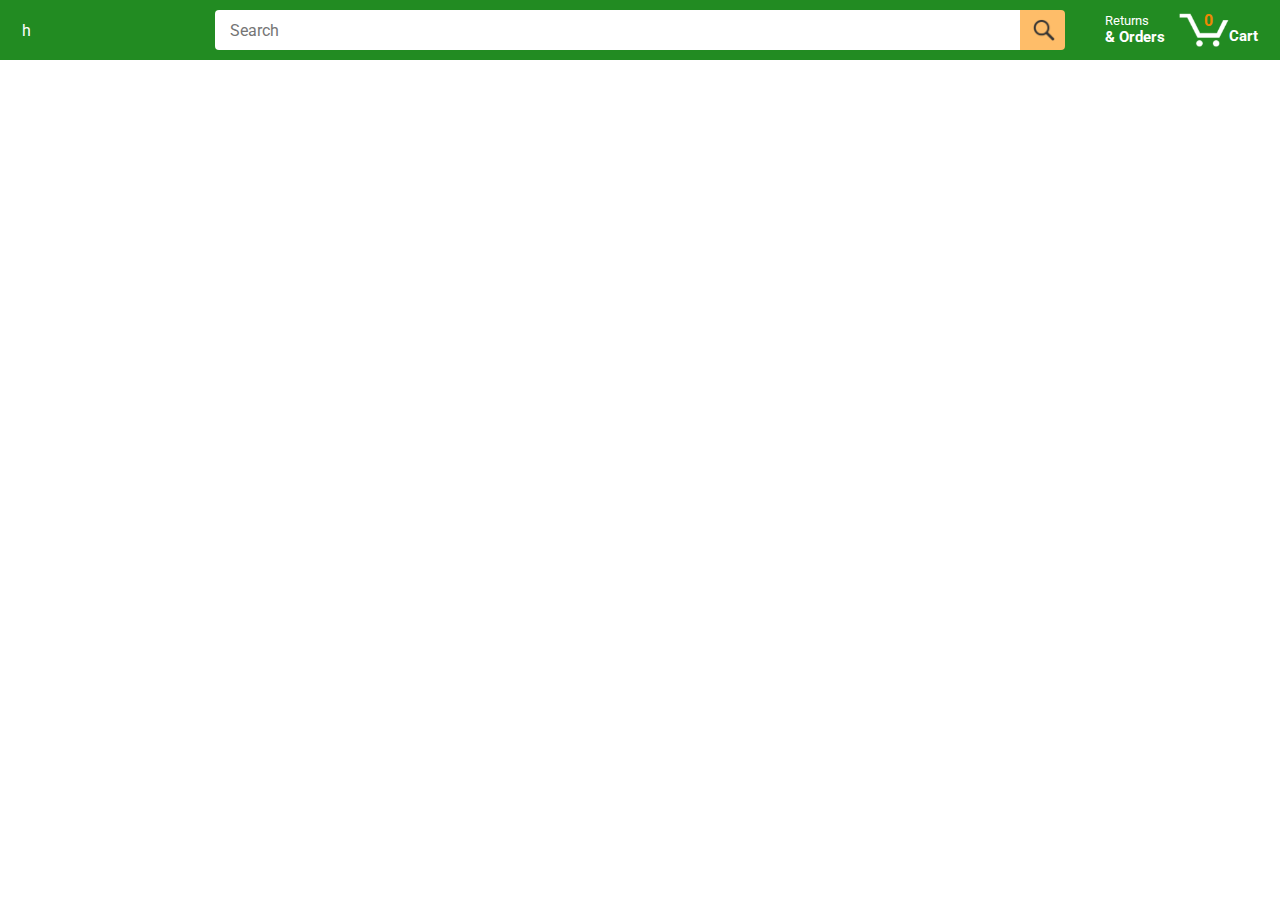
<file: amazon.html>
<!DOCTYPE html>
<html>
  <head>
    <title>Amazon Project</title>
    <meta charset="utf-8">
    <!-- This code is needed for responsive design to work.
      (Responsive design = make the website look good on
      smaller screen sizes like a phone or a tablet). -->
    <meta name="viewport" content="width=device-width, initial-scale=1">

    <!-- Load a font called Roboto from Google Fonts. -->
    <link rel="preconnect" href="https://fonts.googleapis.com">
    <link rel="preconnect" href="https://fonts.gstatic.com" crossorigin>
    <link href="https://fonts.googleapis.com/css2?family=Roboto:wght@400;500;700&display=swap" rel="stylesheet">

    <!-- Here are the CSS files for this page. -->
    <link rel="stylesheet" href="styles/shared/general.css">
    <link rel="stylesheet" href="styles/shared/amazon-header.css">
    <link rel="stylesheet" href="styles/pages/amazon.css">
  </head>
  <body>
    <div class="amazon-header">
      <div class="amazon-header-left-section">
        <a href="amazon.html" class="header-link">h
          <img class="amazon-logo"
            src="images/amazon-logo-white.png">
          <img class="amazon-mobile-logo"
            src="images/amazon-mobile-logo-white.png">
        </a>
      </div>

      <div class="amazon-header-middle-section">
        <input class="search-bar" type="text" placeholder="Search">

        <button class="search-button" >
          <img class="search-icon" src="images/icons/search-icon.png">
        </button>
      </div>

      <div class="amazon-header-right-section">
        <a class="orders-link header-link" href="orders.html">
          <span class="returns-text">Returns</span>
          <span class="orders-text">& Orders</span>
        </a>

        <a class="cart-link header-link" href="checkout.html">
          <img class="cart-icon" src="images/icons/cart-icon.png" alt="">
          <div class="cart-quantity  js-cart-quantity">0</div>
          <div class="cart-text">Cart</div>
        </a>
      </div>
    </div>
    
    <div class="main">
    <div class="products-grid  js-products-grid"></div>
    </div>
    <script src="data/cart.js"></script>
     <script src="data/products.js"></script>
    <script src="scripts/amazon.js"></script>
  </body>
</html>
</file>
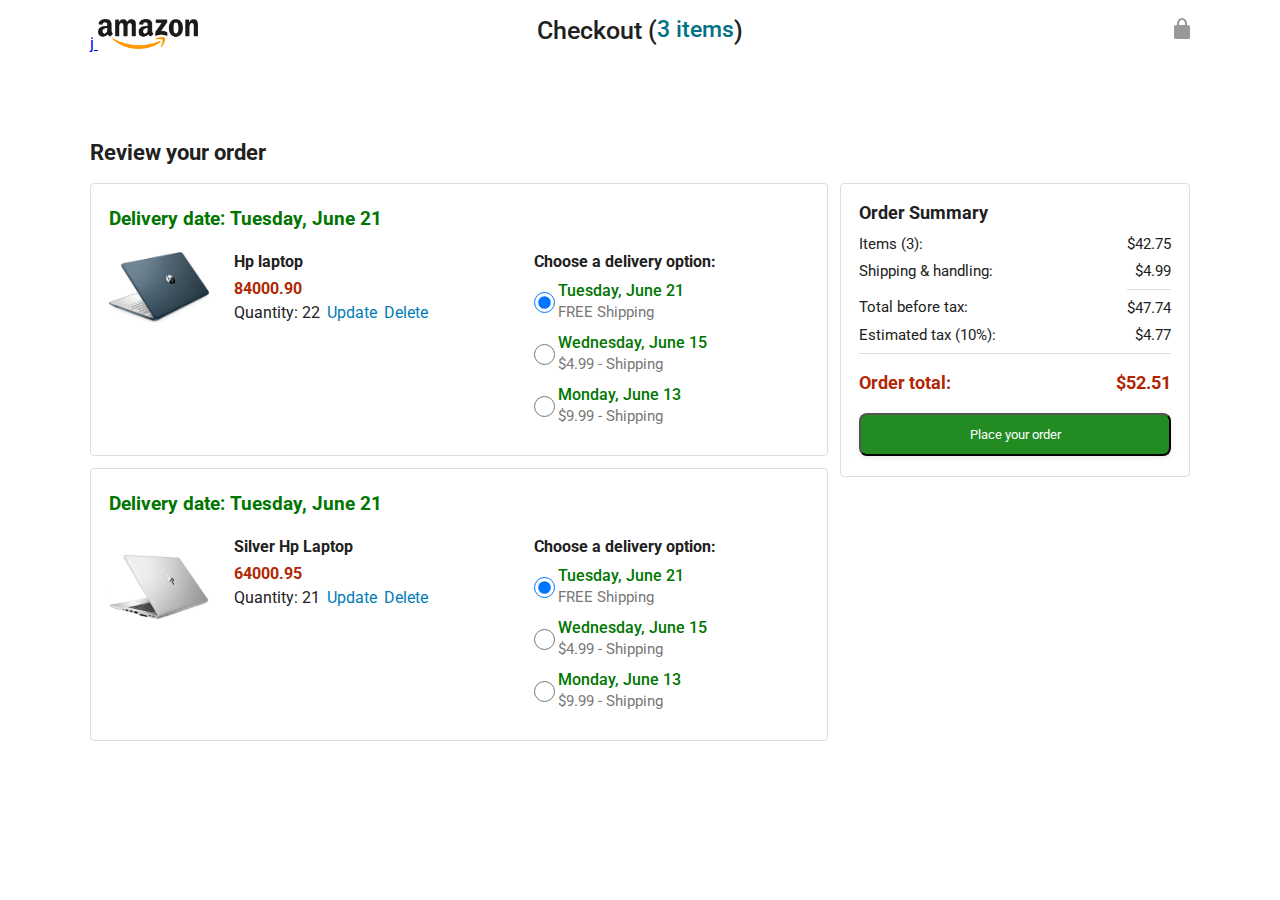
<file: checkout.html>
<!DOCTYPE html>
<html>
  <head>
    <meta charset="utf-8">
    <title>Checkout</title>

    <!-- This code is needed for responsive design to work.
      (Responsive design = make the website look good on
      smaller screen sizes like a phone or a tablet). -->
    <meta name="viewport" content="width=device-width, initial-scale=1">

    <!-- Load a font called Roboto from Google Fonts. -->
    <link rel="preconnect" href="https://fonts.googleapis.com">
    <link rel="preconnect" href="https://fonts.gstatic.com" crossorigin="">
    <link href="https://fonts.googleapis.com/css2?family=Roboto:wght@400;500;700&amp;display=swap" rel="stylesheet">

    <!-- Here are the CSS files for this page. -->
    <link rel="stylesheet" href="styles/shared/general.css">
    <link rel="stylesheet" href="styles/pages/checkout/checkout-header.css">
    <link rel="stylesheet" href="styles/pages/checkout/checkout.css">
  </head>
  <body>
    <div class="checkout-header">
      <div class="header-content">
        <div class="checkout-header-left-section">
          <a href="amazon.html">j
            <img class="amazon-logo" src="images/amazon-logo.png" alt="">
            <img class="amazon-mobile-logo" src="images/amazon-mobile-logo.png" alt="">
          </a>
        </div>

        <div class="checkout-header-middle-section">
          Checkout (<a class="return-to-home-link"
            href="amazon.html">3 items</a>)
        </div>

        <div class="checkout-header-right-section">
          <img src="images/icons/checkout-lock-icon.png" alt="">
        </div>
      </div>
    </div>

    <div class="main">
      <div class="page-title">Review your order</div>

      <div class="checkout-grid">
        <div class="order-summary">
         
        </div>

        <div class="payment-summary">
          <div class="payment-summary-title">
            Order Summary
          </div>

          <div class="payment-summary-row">
            <div>Items (3):</div>
            <div class="payment-summary-money">$42.75</div>
          </div>

          <div class="payment-summary-row">
            <div>Shipping &amp; handling:</div>
            <div class="payment-summary-money">$4.99</div>
          </div>

          <div class="payment-summary-row subtotal-row">
            <div>Total before tax:</div>
            <div class="payment-summary-money">$47.74</div>
          </div>

          <div class="payment-summary-row">
            <div>Estimated tax (10%):</div>
            <div class="payment-summary-money">$4.77</div>
          </div>

          <div class="payment-summary-row total-row">
            <div>Order total:</div>
            <div class="payment-summary-money">$52.51</div>
          </div>

          <button class="place-order-button button-primary">
            Place your order
          </button>
        </div>
      </div>
    </div>

    <script type="module" src="scripts/checkout.js"></script>
  </body>
</html>
</file>
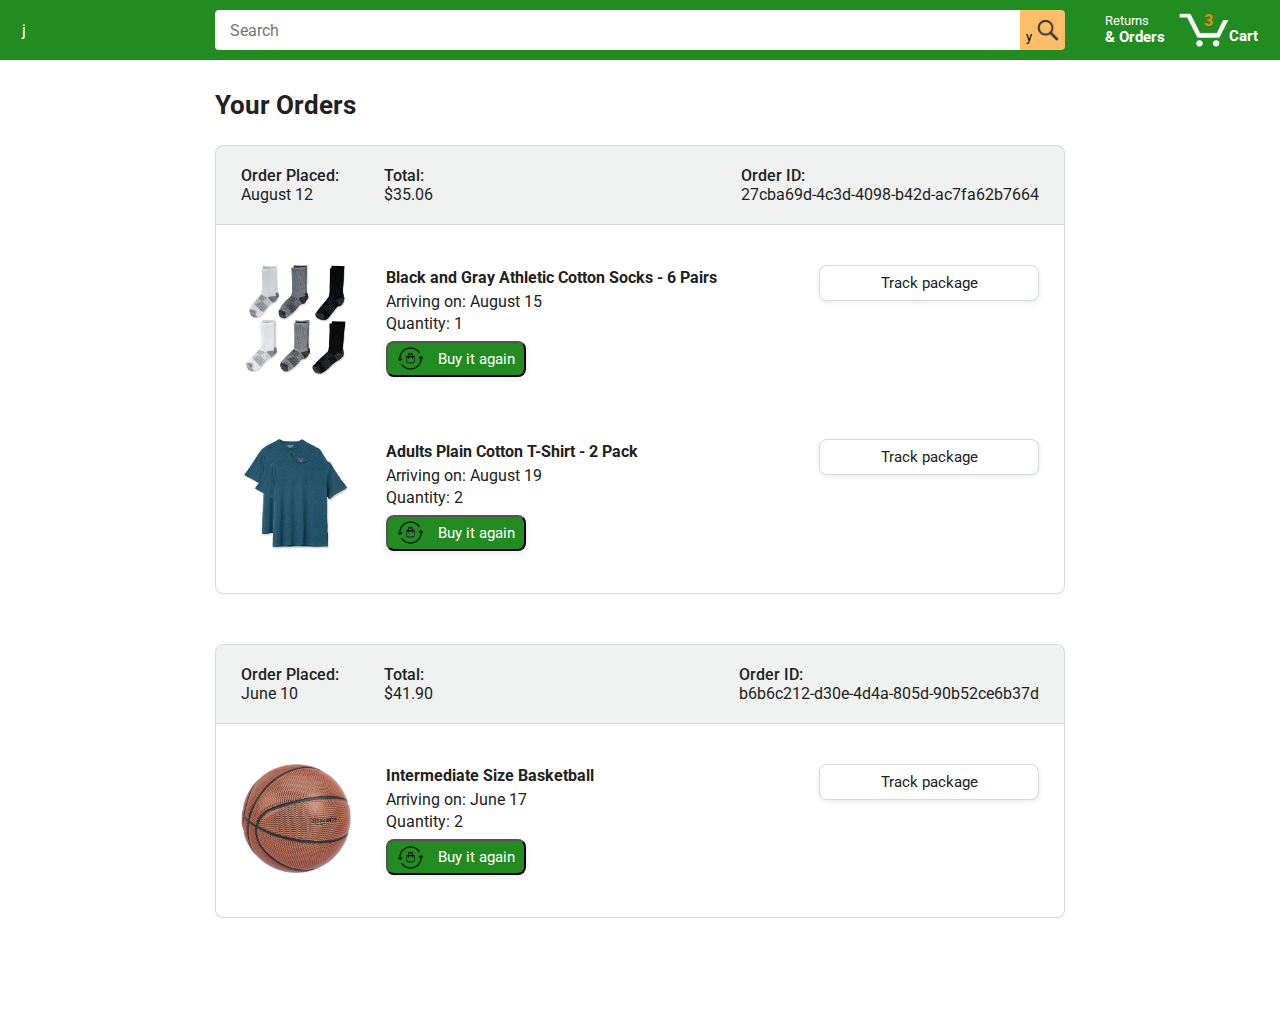
<file: orders.html>
<!DOCTYPE html>
<html>
  <head>
    <title>Orders</title>
    <meta charset="UTF-8">
    <!-- This code is needed for responsive design to work.
      (Responsive design = make the website look good on
      smaller screen sizes like a phone or a tablet). -->
    <meta name="viewport" content="width=device-width, initial-scale=1">

    <!-- Load a font called Roboto from Google Fonts. -->
    <link rel="preconnect" href="https://fonts.googleapis.com">
    <link rel="preconnect" href="https://fonts.gstatic.com" crossorigin>
    <link href="https://fonts.googleapis.com/css2?family=Roboto:wght@400;500;700&display=swap" rel="stylesheet">

    <!-- Here are the CSS files for this page. -->
    <link rel="stylesheet" href="styles/shared/general.css">
    <link rel="stylesheet" href="styles/shared/amazon-header.css">
    <link rel="stylesheet" href="styles/pages/orders.css">
  </head>
  <body>
    <div class="amazon-header">
      <div class="amazon-header-left-section">
        <a href="amazon.html" class="header-link" >j
          <img class="amazon-logo"
            src="images/amazon-logo-white.png" alt="">
          <img class="amazon-mobile-logo"
            src="images/amazon-mobile-logo-white.png" alt="">
        </a>
      </div>

      <div class="amazon-header-middle-section">
        <input class="search-bar" type="text" placeholder="Search">

        <button class="search-button">y
          <img class="search-icon" src="images/icons/search-icon.png" alt="">
        </button>
      </div>

      <div class="amazon-header-right-section">
        <a class="orders-link header-link" href="orders.html">
          <span class="returns-text">Returns</span>
          <span class="orders-text">& Orders</span>
        </a>

        <a class="cart-link header-link" href="checkout.html">
          <img class="cart-icon" src="images/icons/cart-icon.png" alt="">
          <div class="cart-quantity">3</div>
          <div class="cart-text">Cart</div>
        </a>
      </div>
    </div>

    <div class="main">
      <div class="page-title">Your Orders</div>

      <div class="orders-grid">
        <div class="order-container">
          
          <div class="order-header">
            <div class="order-header-left-section">
              <div class="order-date">
                <div class="order-header-label">Order Placed:</div>
                <div>August 12</div>
              </div>
              <div class="order-total">
                <div class="order-header-label">Total:</div>
                <div>$35.06</div>
              </div>
            </div>

            <div class="order-header-right-section">
              <div class="order-header-label">Order ID:</div>
              <div>27cba69d-4c3d-4098-b42d-ac7fa62b7664</div>
            </div>
          </div>

          <div class="order-details-grid">
            <div class="product-image-container">
              <img src="images/products/athletic-cotton-socks-6-pairs.jpg" alt="">
            </div>

            <div class="product-details">
              <div class="product-name">
                Black and Gray Athletic Cotton Socks - 6 Pairs
              </div>
              <div class="product-delivery-date">
                Arriving on: August 15
              </div>
              <div class="product-quantity">
                Quantity: 1
              </div>
              <button class="buy-again-button button-primary">
                <img class="buy-again-icon" src="images/icons/buy-again.png" alt="">
                <span class="buy-again-message">Buy it again</span>
              </button>
            </div>

            <div class="product-actions">
              <a href="tracking.html">
                <button class="track-package-button button-secondary">
                  Track package
                </button>
              </a>
            </div>

            <div class="product-image-container">
              <img src="images/products/adults-plain-cotton-tshirt-2-pack-teal.jpg" alt="">
            </div>

            <div class="product-details">
              <div class="product-name">
                Adults Plain Cotton T-Shirt - 2 Pack
              </div>
              <div class="product-delivery-date">
                Arriving on: August 19
              </div>
              <div class="product-quantity">
                Quantity: 2
              </div>
              <button class="buy-again-button button-primary">
                <img class="buy-again-icon" src="images/icons/buy-again.png" alt="">
                <span class="buy-again-message">Buy it again</span>
              </button>
            </div>

            <div class="product-actions">
              <a href="tracking.html">
                <button class="track-package-button button-secondary">
                  Track package
                </button>
              </a>
            </div>
          </div>
        </div>

        <div class="order-container">

          <div class="order-header">
            <div class="order-header-left-section">
              <div class="order-date">
                <div class="order-header-label">Order Placed:</div>
                <div>June 10</div>
              </div>
              <div class="order-total">
                <div class="order-header-label">Total:</div>
                <div>$41.90</div>
              </div>
            </div>

            <div class="order-header-right-section">
              <div class="order-header-label">Order ID:</div>
              <div>b6b6c212-d30e-4d4a-805d-90b52ce6b37d</div>
            </div>
          </div>

          <div class="order-details-grid">
            <div class="product-image-container">
              <img src="images/products/intermediate-composite-basketball.jpg" alt="">
            </div>

            <div class="product-details">
              <div class="product-name">
                Intermediate Size Basketball
              </div>
              <div class="product-delivery-date">
                Arriving on: June 17
              </div>
              <div class="product-quantity">
                Quantity: 2
              </div>
              <button class="buy-again-button button-primary">
                <img class="buy-again-icon" src="images/icons/buy-again.png" alt="">
                <span class="buy-again-message">Buy it again</span>
              </button>
            </div>

            <div class="product-actions">
              <a href="tracking.html">
                <button class="track-package-button button-secondary">
                  Track package
                </button>
              </a>
            </div>
          </div>
        </div>
      </div>
    </div>
  </body>
</html>
</file>
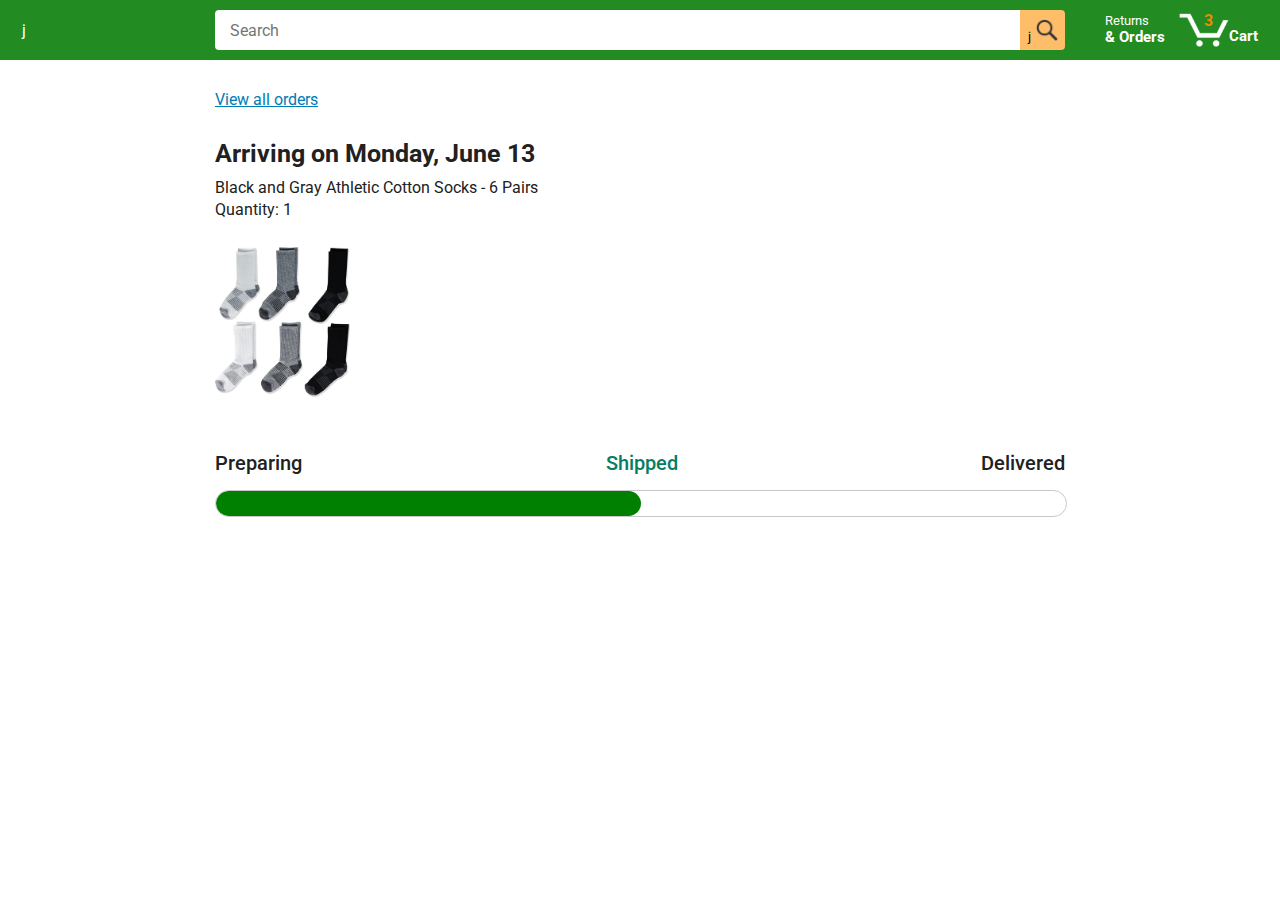
<file: tracking.html>
<!DOCTYPE html>
<html>
  <head>
    <title>Tracking</title>
    <meta charset="UTF-8">
    <!-- This code is needed for responsive design to work.
      (Responsive design = make the website look good on
      smaller screen sizes like a phone or a tablet). -->
    <meta name="viewport" content="width=device-width, initial-scale=1">

    <!-- Load a font called Roboto from Google Fonts. -->
    <link rel="preconnect" href="https://fonts.googleapis.com">
    <link rel="preconnect" href="https://fonts.gstatic.com" crossorigin>
    <link href="https://fonts.googleapis.com/css2?family=Roboto:wght@400;500;700&display=swap" rel="stylesheet">

    <!-- Here are the CSS files for this page. -->
    <link rel="stylesheet" href="styles/shared/general.css">
    <link rel="stylesheet" href="styles/shared/amazon-header.css">
    <link rel="stylesheet" href="styles/pages/tracking.css">
  </head>
  <body>
    <div class="amazon-header">
      <div class="amazon-header-left-section">
        <a href="amazon.html" class="header-link">j
          <img class="amazon-logo"
            src="images/amazon-logo-white.png" alt="">
          <img class="amazon-mobile-logo"
            src="images/amazon-mobile-logo-white.png" alt="">
        </a>
      </div>

      <div class="amazon-header-middle-section">
        <input class="search-bar" type="text" placeholder="Search">

        <button class="search-button">j
          <img class="search-icon" src="images/icons/search-icon.png" alt="">
        </button>
      </div>

      <div class="amazon-header-right-section">
        <a class="orders-link header-link" href="orders.html">
          <span class="returns-text">Returns</span>
          <span class="orders-text">& Orders</span>
        </a>

        <a class="cart-link header-link" href="checkout.html">
          <img class="cart-icon" src="images/icons/cart-icon.png" alt="">
          <div class="cart-quantity">3</div>
          <div class="cart-text">Cart</div>
        </a>
      </div>
    </div>

    <div class="main">
      <div class="order-tracking">
        <a class="back-to-orders-link link-primary" href="orders.html">
          View all orders
        </a>

        <div class="delivery-date">
          Arriving on Monday, June 13
        </div>

        <div class="product-info">
          Black and Gray Athletic Cotton Socks - 6 Pairs
        </div>

        <div class="product-info">
          Quantity: 1
        </div>

        <img class="product-image" src="images/products/athletic-cotton-socks-6-pairs.jpg" alt="">

        <div class="progress-labels-container">
          <div class="progress-label">
            Preparing
          </div>
          <div class="progress-label current-status">
            Shipped
          </div>
          <div class="progress-label">
            Delivered
          </div>
        </div>

        <div class="progress-bar-container">
          <div class="progress-bar"></div>
        </div>
      </div>
    </div>
  </body>
</html>
</file>
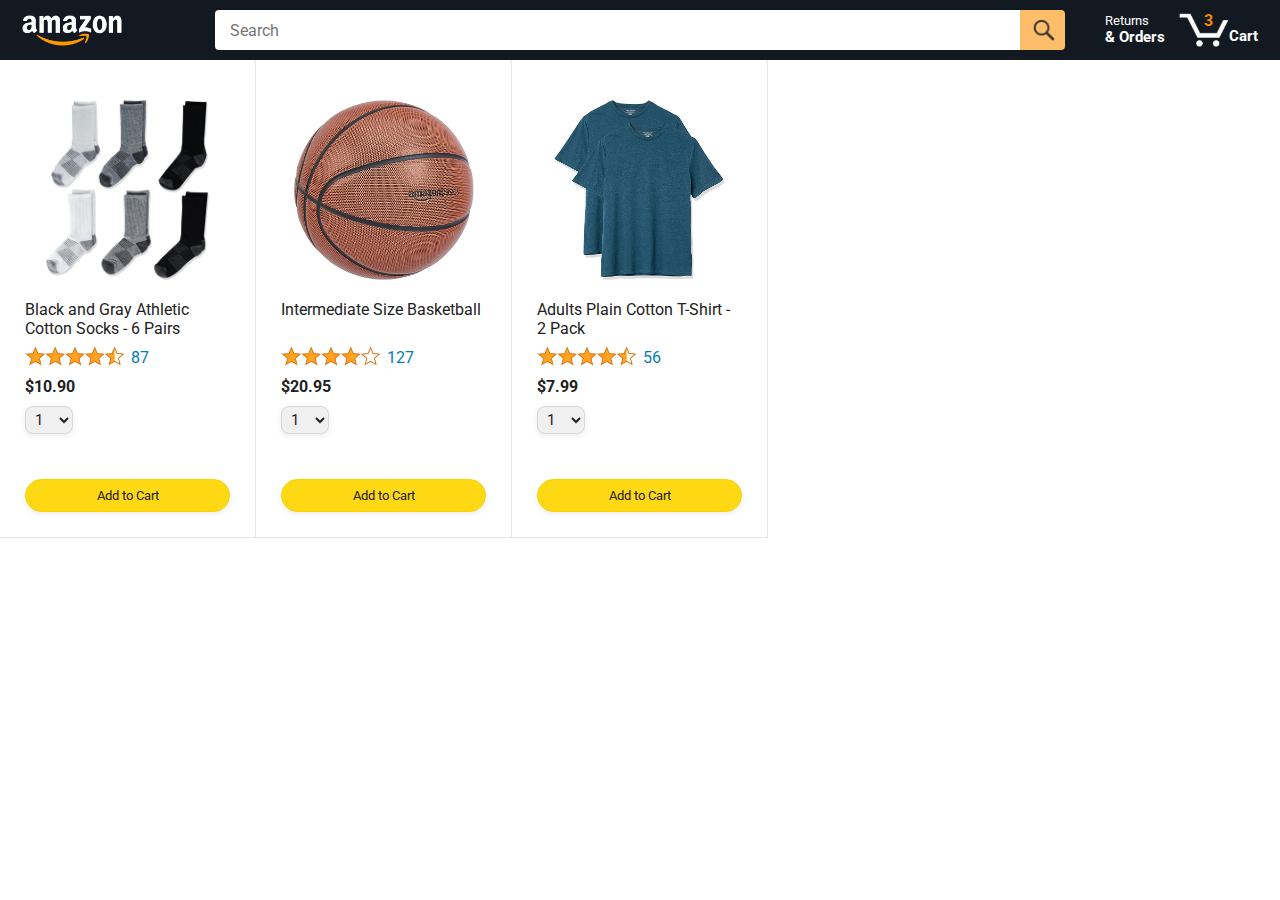
<file: javascript-amazon-project-main/amazon.html>
<!DOCTYPE html>
<html>
  <head>
    <title>Amazon Project</title>

    <!-- This code is needed for responsive design to work.
      (Responsive design = make the website look good on
      smaller screen sizes like a phone or a tablet). -->
    <meta name="viewport" content="width=device-width, initial-scale=1">

    <!-- Load a font called Roboto from Google Fonts. -->
    <link rel="preconnect" href="https://fonts.googleapis.com">
    <link rel="preconnect" href="https://fonts.gstatic.com" crossorigin>
    <link href="https://fonts.googleapis.com/css2?family=Roboto:wght@400;500;700&display=swap" rel="stylesheet">

    <!-- Here are the CSS files for this page. -->
    <link rel="stylesheet" href="styles/shared/general.css">
    <link rel="stylesheet" href="styles/shared/amazon-header.css">
    <link rel="stylesheet" href="styles/pages/amazon.css">
  </head>
  <body>
    <div class="amazon-header">
      <div class="amazon-header-left-section">
        <a href="amazon.html" class="header-link">
          <img class="amazon-logo"
            src="images/amazon-logo-white.png">
          <img class="amazon-mobile-logo"
            src="images/amazon-mobile-logo-white.png">
        </a>
      </div>

      <div class="amazon-header-middle-section">
        <input class="search-bar" type="text" placeholder="Search">

        <button class="search-button">
          <img class="search-icon" src="images/icons/search-icon.png">
        </button>
      </div>

      <div class="amazon-header-right-section">
        <a class="orders-link header-link" href="orders.html">
          <span class="returns-text">Returns</span>
          <span class="orders-text">& Orders</span>
        </a>

        <a class="cart-link header-link" href="checkout.html">
          <img class="cart-icon" src="images/icons/cart-icon.png">
          <div class="cart-quantity">3</div>
          <div class="cart-text">Cart</div>
        </a>
      </div>
    </div>
    
    <div class="main">
      <div class="products-grid">
        <div class="product-container">
          <div class="product-image-container">
            <img class="product-image"
              src="images/products/athletic-cotton-socks-6-pairs.jpg">
          </div>

          <div class="product-name limit-text-to-2-lines">
            Black and Gray Athletic Cotton Socks - 6 Pairs
          </div>

          <div class="product-rating-container">
            <img class="product-rating-stars"
              src="images/ratings/rating-45.png">
            <div class="product-rating-count link-primary">
              87
            </div>
          </div>

          <div class="product-price">
            $10.90
          </div>

          <div class="product-quantity-container">
            <select>
              <option selected value="1">1</option>
              <option value="2">2</option>
              <option value="3">3</option>
              <option value="4">4</option>
              <option value="5">5</option>
              <option value="6">6</option>
              <option value="7">7</option>
              <option value="8">8</option>
              <option value="9">9</option>
              <option value="10">10</option>
            </select>
          </div>

          <div class="product-spacer"></div>

          <div class="added-to-cart">
            <img src="images/icons/checkmark.png">
            Added
          </div>

          <button class="add-to-cart-button button-primary">
            Add to Cart
          </button>
        </div>

        <div class="product-container">
          <div class="product-image-container">
            <img class="product-image"
              src="images/products/intermediate-composite-basketball.jpg">
          </div>

          <div class="product-name limit-text-to-2-lines">
            Intermediate Size Basketball
          </div>

          <div class="product-rating-container">
            <img class="product-rating-stars"
              src="images/ratings/rating-40.png">
            <div class="product-rating-count link-primary">
              127
            </div>
          </div>

          <div class="product-price">
            $20.95
          </div>

          <div class="product-quantity-container">
            <select>
              <option selected value="1">1</option>
              <option value="2">2</option>
              <option value="3">3</option>
              <option value="4">4</option>
              <option value="5">5</option>
              <option value="6">6</option>
              <option value="7">7</option>
              <option value="8">8</option>
              <option value="9">9</option>
              <option value="10">10</option>
            </select>
          </div>

          <div class="product-spacer"></div>

          <div class="added-to-cart">
            <img src="images/icons/checkmark.png">
            Added
          </div>

          <button class="add-to-cart-button button-primary">
            Add to Cart
          </button>
        </div>

        <div class="product-container">
          <div class="product-image-container">
            <img class="product-image"
              src="images/products/adults-plain-cotton-tshirt-2-pack-teal.jpg">
          </div>

          <div class="product-name limit-text-to-2-lines">
            Adults Plain Cotton T-Shirt - 2 Pack
          </div>

          <div class="product-rating-container">
            <img class="product-rating-stars"
              src="images/ratings/rating-45.png">
            <div class="product-rating-count link-primary">
              56
            </div>
          </div>

          <div class="product-price">
            $7.99
          </div>

          <div class="product-quantity-container">
            <select>
              <option selected value="1">1</option>
              <option value="2">2</option>
              <option value="3">3</option>
              <option value="4">4</option>
              <option value="5">5</option>
              <option value="6">6</option>
              <option value="7">7</option>
              <option value="8">8</option>
              <option value="9">9</option>
              <option value="10">10</option>
            </select>
          </div>

          <div class="product-spacer"></div>

          <div class="added-to-cart">
            <img src="images/icons/checkmark.png">
            Added
          </div>

          <button class="add-to-cart-button button-primary">
            Add to Cart
          </button>
        </div>
      </div>
    </div>
  </body>
</html>
</file>
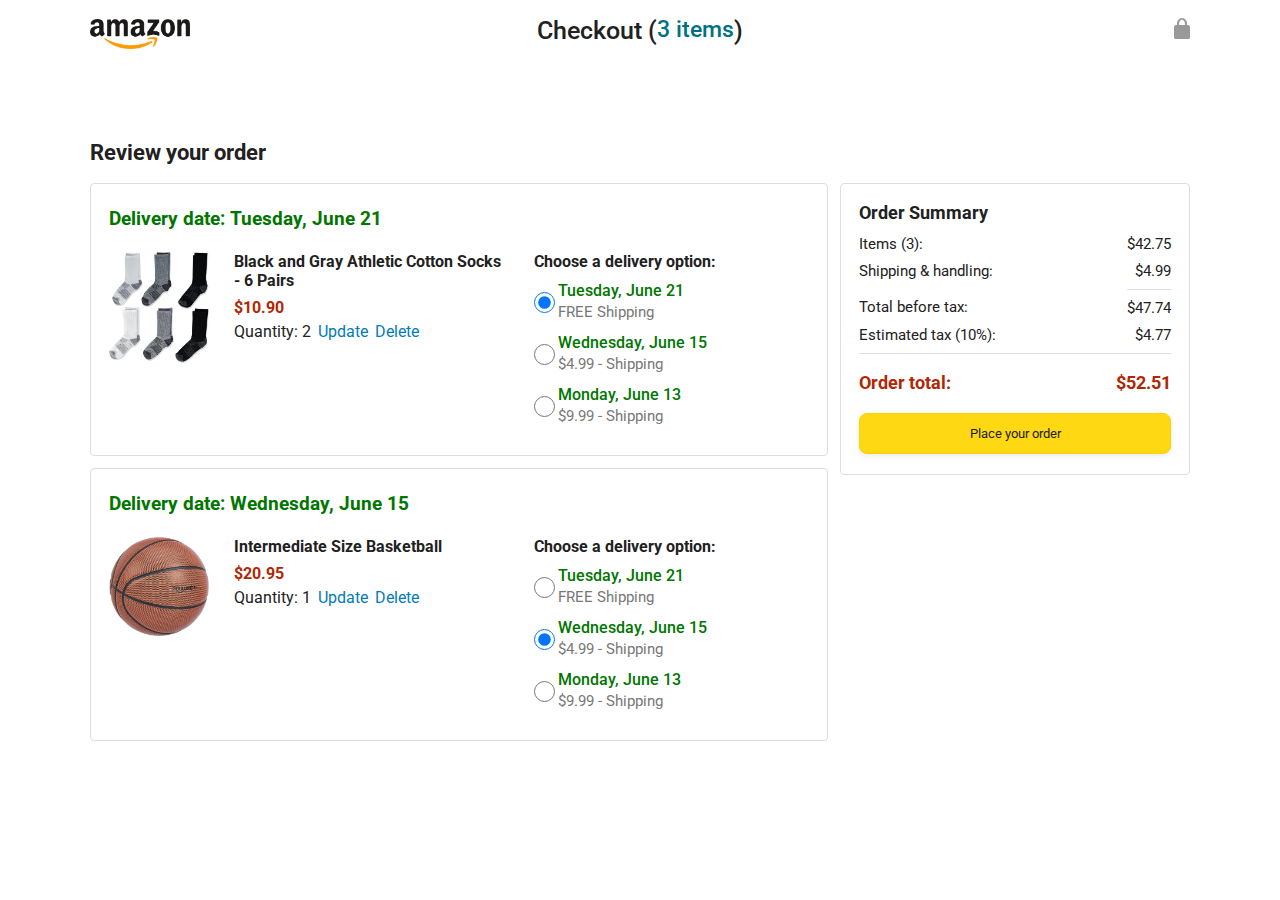
<file: javascript-amazon-project-main/checkout.html>
<!DOCTYPE html>
<html>
  <head>
    <title>Checkout</title>

    <!-- This code is needed for responsive design to work.
      (Responsive design = make the website look good on
      smaller screen sizes like a phone or a tablet). -->
    <meta name="viewport" content="width=device-width, initial-scale=1">

    <!-- Load a font called Roboto from Google Fonts. -->
    <link rel="preconnect" href="https://fonts.googleapis.com">
    <link rel="preconnect" href="https://fonts.gstatic.com" crossorigin>
    <link href="https://fonts.googleapis.com/css2?family=Roboto:wght@400;500;700&display=swap" rel="stylesheet">

    <!-- Here are the CSS files for this page. -->
    <link rel="stylesheet" href="styles/shared/general.css">
    <link rel="stylesheet" href="styles/pages/checkout/checkout-header.css">
    <link rel="stylesheet" href="styles/pages/checkout/checkout.css">
  </head>
  <body>
    <div class="checkout-header">
      <div class="header-content">
        <div class="checkout-header-left-section">
          <a href="amazon.html">
            <img class="amazon-logo" src="images/amazon-logo.png">
            <img class="amazon-mobile-logo" src="images/amazon-mobile-logo.png">
          </a>
        </div>

        <div class="checkout-header-middle-section">
          Checkout (<a class="return-to-home-link"
            href="amazon.html">3 items</a>)
        </div>

        <div class="checkout-header-right-section">
          <img src="images/icons/checkout-lock-icon.png">
        </div>
      </div>
    </div>

    <div class="main">
      <div class="page-title">Review your order</div>

      <div class="checkout-grid">
        <div class="order-summary">
          <div class="cart-item-container">
            <div class="delivery-date">
              Delivery date: Tuesday, June 21
            </div>

            <div class="cart-item-details-grid">
              <img class="product-image"
                src="images/products/athletic-cotton-socks-6-pairs.jpg">

              <div class="cart-item-details">
                <div class="product-name">
                  Black and Gray Athletic Cotton Socks - 6 Pairs
                </div>
                <div class="product-price">
                  $10.90
                </div>
                <div class="product-quantity">
                  <span>
                    Quantity: <span class="quantity-label">2</span>
                  </span>
                  <span class="update-quantity-link link-primary">
                    Update
                  </span>
                  <span class="delete-quantity-link link-primary">
                    Delete
                  </span>
                </div>
              </div>

              <div class="delivery-options">
                <div class="delivery-options-title">
                  Choose a delivery option:
                </div>
                <div class="delivery-option">
                  <input type="radio" checked
                    class="delivery-option-input"
                    name="delivery-option-1">
                  <div>
                    <div class="delivery-option-date">
                      Tuesday, June 21
                    </div>
                    <div class="delivery-option-price">
                      FREE Shipping
                    </div>
                  </div>
                </div>
                <div class="delivery-option">
                  <input type="radio"
                    class="delivery-option-input"
                    name="delivery-option-1">
                  <div>
                    <div class="delivery-option-date">
                      Wednesday, June 15
                    </div>
                    <div class="delivery-option-price">
                      $4.99 - Shipping
                    </div>
                  </div>
                </div>
                <div class="delivery-option">
                  <input type="radio"
                    class="delivery-option-input"
                    name="delivery-option-1">
                  <div>
                    <div class="delivery-option-date">
                      Monday, June 13
                    </div>
                    <div class="delivery-option-price">
                      $9.99 - Shipping
                    </div>
                  </div>
                </div>
              </div>
            </div>
          </div>

          <div class="cart-item-container">
            <div class="delivery-date">
              Delivery date: Wednesday, June 15
            </div>

            <div class="cart-item-details-grid">
              <img class="product-image"
                src="images/products/intermediate-composite-basketball.jpg">

              <div class="cart-item-details">
                <div class="product-name">
                  Intermediate Size Basketball
                </div>
                <div class="product-price">
                  $20.95
                </div>
                <div class="product-quantity">
                  <span>
                    Quantity: <span class="quantity-label">1</span>
                  </span>
                  <span class="update-quantity-link link-primary">
                    Update
                  </span>
                  <span class="delete-quantity-link link-primary">
                    Delete
                  </span>
                </div>
              </div>

              <div class="delivery-options">
                <div class="delivery-options-title">
                  Choose a delivery option:
                </div>

                <div class="delivery-option">
                  <input type="radio" class="delivery-option-input"
                    name="delivery-option-2">
                  <div>
                    <div class="delivery-option-date">
                      Tuesday, June 21
                    </div>
                    <div class="delivery-option-price">
                      FREE Shipping
                    </div>
                  </div>
                </div>
                <div class="delivery-option">
                  <input type="radio" checked class="delivery-option-input"
                    name="delivery-option-2">
                  <div>
                    <div class="delivery-option-date">
                      Wednesday, June 15
                    </div>
                    <div class="delivery-option-price">
                      $4.99 - Shipping
                    </div>
                  </div>
                </div>
                <div class="delivery-option">
                  <input type="radio" class="delivery-option-input"
                    name="delivery-option-2">
                  <div>
                    <div class="delivery-option-date">
                      Monday, June 13
                    </div>
                    <div class="delivery-option-price">
                      $9.99 - Shipping
                    </div>
                  </div>
                </div>
              </div>
            </div>
          </div>
        </div>

        <div class="payment-summary">
          <div class="payment-summary-title">
            Order Summary
          </div>

          <div class="payment-summary-row">
            <div>Items (3):</div>
            <div class="payment-summary-money">$42.75</div>
          </div>

          <div class="payment-summary-row">
            <div>Shipping &amp; handling:</div>
            <div class="payment-summary-money">$4.99</div>
          </div>

          <div class="payment-summary-row subtotal-row">
            <div>Total before tax:</div>
            <div class="payment-summary-money">$47.74</div>
          </div>

          <div class="payment-summary-row">
            <div>Estimated tax (10%):</div>
            <div class="payment-summary-money">$4.77</div>
          </div>

          <div class="payment-summary-row total-row">
            <div>Order total:</div>
            <div class="payment-summary-money">$52.51</div>
          </div>

          <button class="place-order-button button-primary">
            Place your order
          </button>
        </div>
      </div>
    </div>
  </body>
</html>
</file>
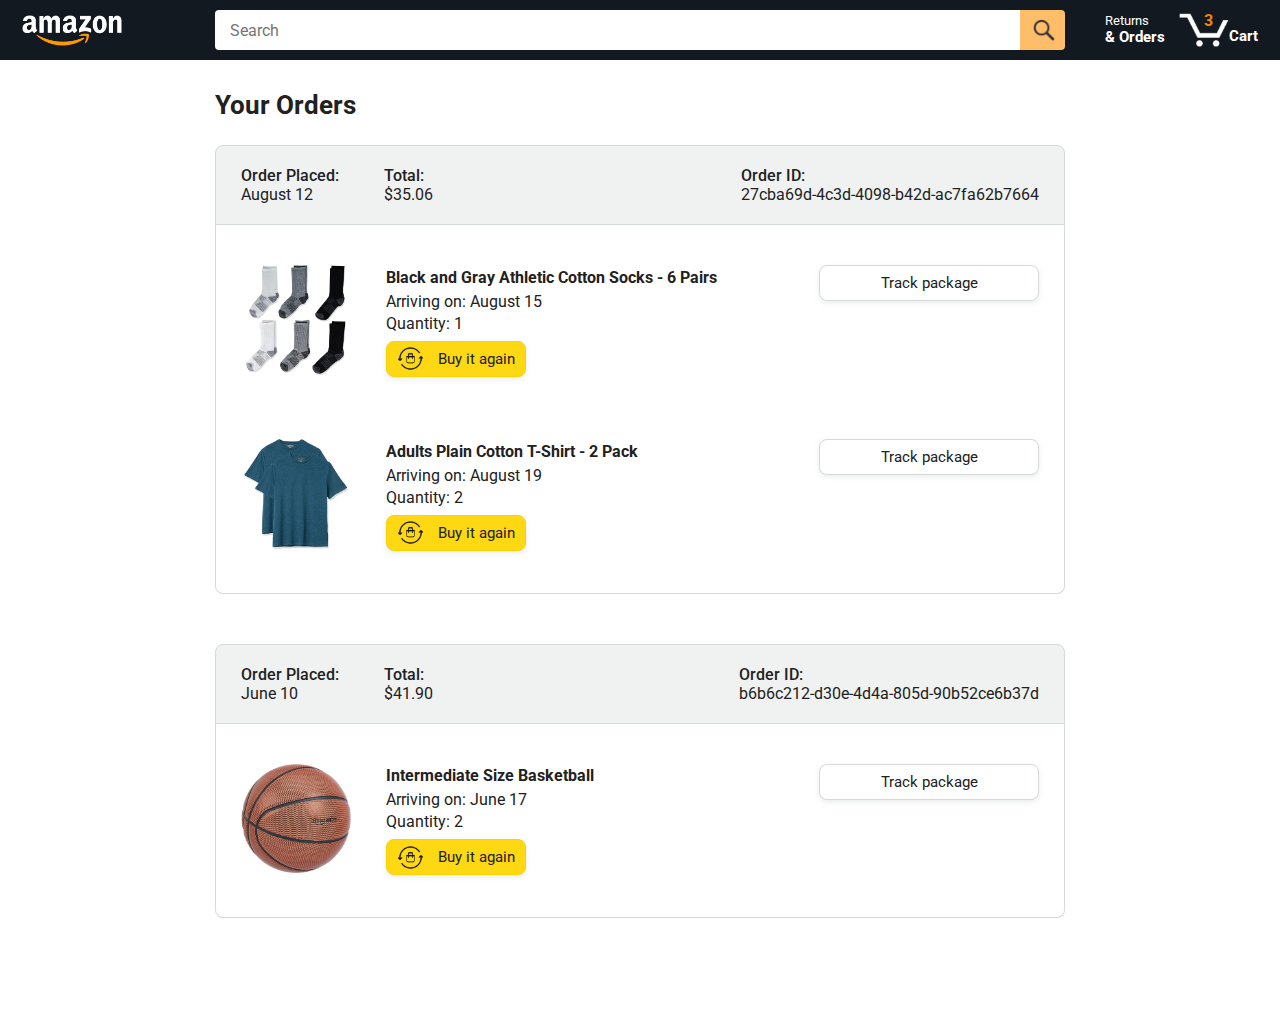
<file: javascript-amazon-project-main/orders.html>
<!DOCTYPE html>
<html>
  <head>
    <title>Orders</title>

    <!-- This code is needed for responsive design to work.
      (Responsive design = make the website look good on
      smaller screen sizes like a phone or a tablet). -->
    <meta name="viewport" content="width=device-width, initial-scale=1">

    <!-- Load a font called Roboto from Google Fonts. -->
    <link rel="preconnect" href="https://fonts.googleapis.com">
    <link rel="preconnect" href="https://fonts.gstatic.com" crossorigin>
    <link href="https://fonts.googleapis.com/css2?family=Roboto:wght@400;500;700&display=swap" rel="stylesheet">

    <!-- Here are the CSS files for this page. -->
    <link rel="stylesheet" href="styles/shared/general.css">
    <link rel="stylesheet" href="styles/shared/amazon-header.css">
    <link rel="stylesheet" href="styles/pages/orders.css">
  </head>
  <body>
    <div class="amazon-header">
      <div class="amazon-header-left-section">
        <a href="amazon.html" class="header-link">
          <img class="amazon-logo"
            src="images/amazon-logo-white.png">
          <img class="amazon-mobile-logo"
            src="images/amazon-mobile-logo-white.png">
        </a>
      </div>

      <div class="amazon-header-middle-section">
        <input class="search-bar" type="text" placeholder="Search">

        <button class="search-button">
          <img class="search-icon" src="images/icons/search-icon.png">
        </button>
      </div>

      <div class="amazon-header-right-section">
        <a class="orders-link header-link" href="orders.html">
          <span class="returns-text">Returns</span>
          <span class="orders-text">& Orders</span>
        </a>

        <a class="cart-link header-link" href="checkout.html">
          <img class="cart-icon" src="images/icons/cart-icon.png">
          <div class="cart-quantity">3</div>
          <div class="cart-text">Cart</div>
        </a>
      </div>
    </div>

    <div class="main">
      <div class="page-title">Your Orders</div>

      <div class="orders-grid">
        <div class="order-container">
          
          <div class="order-header">
            <div class="order-header-left-section">
              <div class="order-date">
                <div class="order-header-label">Order Placed:</div>
                <div>August 12</div>
              </div>
              <div class="order-total">
                <div class="order-header-label">Total:</div>
                <div>$35.06</div>
              </div>
            </div>

            <div class="order-header-right-section">
              <div class="order-header-label">Order ID:</div>
              <div>27cba69d-4c3d-4098-b42d-ac7fa62b7664</div>
            </div>
          </div>

          <div class="order-details-grid">
            <div class="product-image-container">
              <img src="images/products/athletic-cotton-socks-6-pairs.jpg">
            </div>

            <div class="product-details">
              <div class="product-name">
                Black and Gray Athletic Cotton Socks - 6 Pairs
              </div>
              <div class="product-delivery-date">
                Arriving on: August 15
              </div>
              <div class="product-quantity">
                Quantity: 1
              </div>
              <button class="buy-again-button button-primary">
                <img class="buy-again-icon" src="images/icons/buy-again.png">
                <span class="buy-again-message">Buy it again</span>
              </button>
            </div>

            <div class="product-actions">
              <a href="tracking.html">
                <button class="track-package-button button-secondary">
                  Track package
                </button>
              </a>
            </div>

            <div class="product-image-container">
              <img src="images/products/adults-plain-cotton-tshirt-2-pack-teal.jpg">
            </div>

            <div class="product-details">
              <div class="product-name">
                Adults Plain Cotton T-Shirt - 2 Pack
              </div>
              <div class="product-delivery-date">
                Arriving on: August 19
              </div>
              <div class="product-quantity">
                Quantity: 2
              </div>
              <button class="buy-again-button button-primary">
                <img class="buy-again-icon" src="images/icons/buy-again.png">
                <span class="buy-again-message">Buy it again</span>
              </button>
            </div>

            <div class="product-actions">
              <a href="tracking.html">
                <button class="track-package-button button-secondary">
                  Track package
                </button>
              </a>
            </div>
          </div>
        </div>

        <div class="order-container">

          <div class="order-header">
            <div class="order-header-left-section">
              <div class="order-date">
                <div class="order-header-label">Order Placed:</div>
                <div>June 10</div>
              </div>
              <div class="order-total">
                <div class="order-header-label">Total:</div>
                <div>$41.90</div>
              </div>
            </div>

            <div class="order-header-right-section">
              <div class="order-header-label">Order ID:</div>
              <div>b6b6c212-d30e-4d4a-805d-90b52ce6b37d</div>
            </div>
          </div>

          <div class="order-details-grid">
            <div class="product-image-container">
              <img src="images/products/intermediate-composite-basketball.jpg">
            </div>

            <div class="product-details">
              <div class="product-name">
                Intermediate Size Basketball
              </div>
              <div class="product-delivery-date">
                Arriving on: June 17
              </div>
              <div class="product-quantity">
                Quantity: 2
              </div>
              <button class="buy-again-button button-primary">
                <img class="buy-again-icon" src="images/icons/buy-again.png">
                <span class="buy-again-message">Buy it again</span>
              </button>
            </div>

            <div class="product-actions">
              <a href="tracking.html">
                <button class="track-package-button button-secondary">
                  Track package
                </button>
              </a>
            </div>
          </div>
        </div>
      </div>
    </div>
  </body>
</html>
</file>
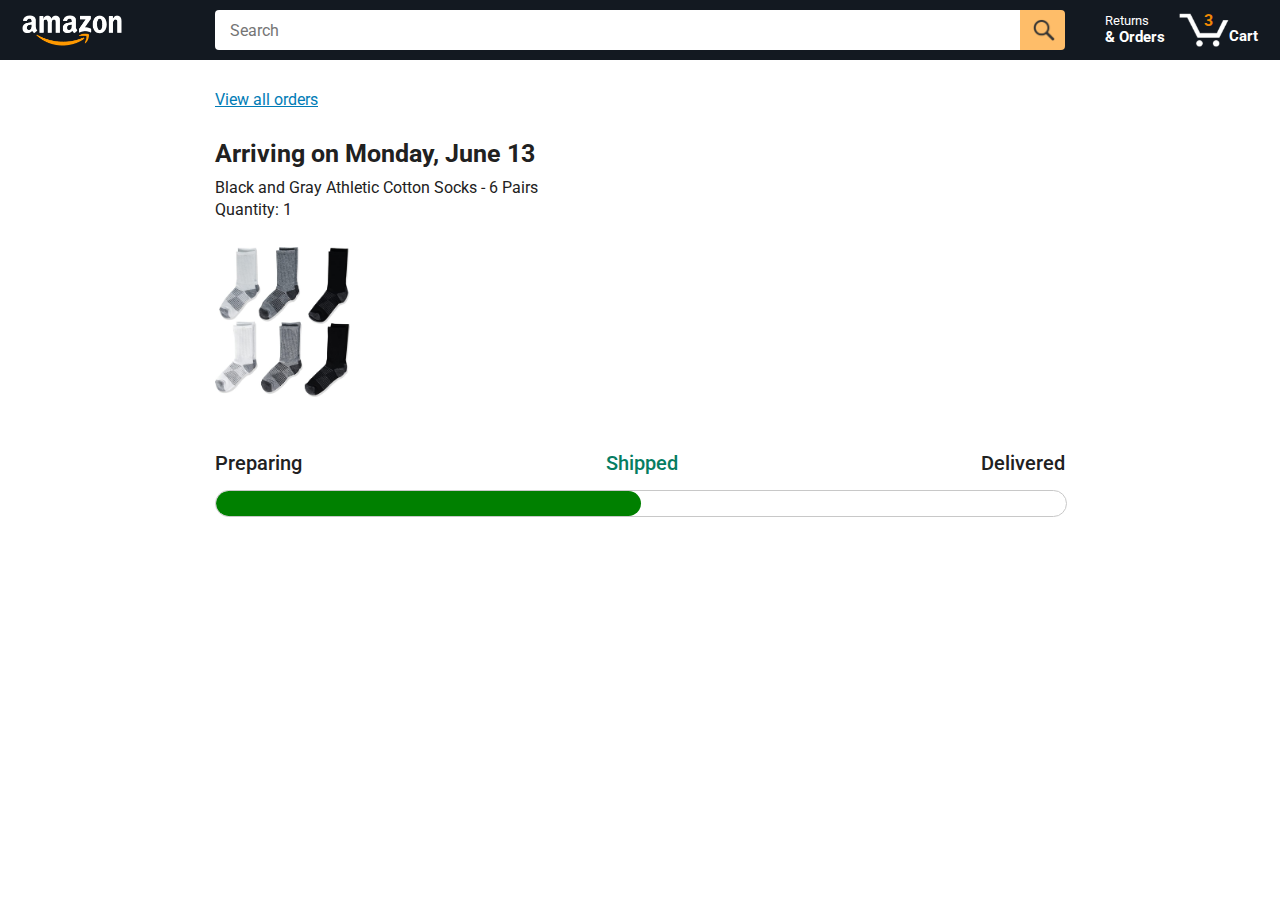
<file: javascript-amazon-project-main/tracking.html>
<!DOCTYPE html>
<html>
  <head>
    <title>Tracking</title>

    <!-- This code is needed for responsive design to work.
      (Responsive design = make the website look good on
      smaller screen sizes like a phone or a tablet). -->
    <meta name="viewport" content="width=device-width, initial-scale=1">

    <!-- Load a font called Roboto from Google Fonts. -->
    <link rel="preconnect" href="https://fonts.googleapis.com">
    <link rel="preconnect" href="https://fonts.gstatic.com" crossorigin>
    <link href="https://fonts.googleapis.com/css2?family=Roboto:wght@400;500;700&display=swap" rel="stylesheet">

    <!-- Here are the CSS files for this page. -->
    <link rel="stylesheet" href="styles/shared/general.css">
    <link rel="stylesheet" href="styles/shared/amazon-header.css">
    <link rel="stylesheet" href="styles/pages/tracking.css">
  </head>
  <body>
    <div class="amazon-header">
      <div class="amazon-header-left-section">
        <a href="amazon.html" class="header-link">
          <img class="amazon-logo"
            src="images/amazon-logo-white.png">
          <img class="amazon-mobile-logo"
            src="images/amazon-mobile-logo-white.png">
        </a>
      </div>

      <div class="amazon-header-middle-section">
        <input class="search-bar" type="text" placeholder="Search">

        <button class="search-button">
          <img class="search-icon" src="images/icons/search-icon.png">
        </button>
      </div>

      <div class="amazon-header-right-section">
        <a class="orders-link header-link" href="orders.html">
          <span class="returns-text">Returns</span>
          <span class="orders-text">& Orders</span>
        </a>

        <a class="cart-link header-link" href="checkout.html">
          <img class="cart-icon" src="images/icons/cart-icon.png">
          <div class="cart-quantity">3</div>
          <div class="cart-text">Cart</div>
        </a>
      </div>
    </div>

    <div class="main">
      <div class="order-tracking">
        <a class="back-to-orders-link link-primary" href="orders.html">
          View all orders
        </a>

        <div class="delivery-date">
          Arriving on Monday, June 13
        </div>

        <div class="product-info">
          Black and Gray Athletic Cotton Socks - 6 Pairs
        </div>

        <div class="product-info">
          Quantity: 1
        </div>

        <img class="product-image" src="images/products/athletic-cotton-socks-6-pairs.jpg">

        <div class="progress-labels-container">
          <div class="progress-label">
            Preparing
          </div>
          <div class="progress-label current-status">
            Shipped
          </div>
          <div class="progress-label">
            Delivered
          </div>
        </div>

        <div class="progress-bar-container">
          <div class="progress-bar"></div>
        </div>
      </div>
    </div>
  </body>
</html>
</file>
<file: styles/shared/general.css>
body {
  font-family: Roboto, Arial;
  color: rgb(33, 33, 33);
  /* The <body> element has a default margin of 8px
     on all sides. This removes the default margins. */
  margin: 0;
}

/* <p> elements have a default margin on the top
   and bottom. This removes the default margins. */
p {
  margin: 0;
}

button {
  cursor: pointer;
  
}

select {
  cursor: pointer;
}

input, select, button {
  font-family: Roboto, Arial;
}

.button-primary {
  background-color: forestgreen;
  color: white;
  border-radius: 8px;
  cursor: pointer;
  box-shadow: 0 2px 5px rgba(213, 217, 217, 0.5);
}

.button-primary:hover {
  background-color: rgb(247, 202, 0);
}

.button-primary:active {
  background: rgb(255, 216, 20);
  box-shadow: none;
}

.button-secondary {
  color: rgb(33, 33, 33);
  background: white;
  border: 1px solid rgb(213, 217, 217);
  border-radius: 8px;
  cursor: pointer;
  box-shadow: 0 2px 5px rgba(213, 217, 217, 0.5);
}

.button-secondary:hover {
  background-color: rgb(247, 250, 250);
}

.button-secondary:active {
  background-color: rgb(237, 253, 255);
  box-shadow: none;
}

/* These styles will limit text to 2 lines. Anything
   beyond 2 lines will be replaced with "..."
   You can find this code by using an A.I. tool or by
   searching in Google.
   https://css-tricks.com/almanac/properties/l/line-clamp/ */
.limit-text-to-2-lines {
  display: -webkit-box;
  -webkit-line-clamp: 2;
  -webkit-box-orient: vertical;
  overflow: hidden;
}

.link-primary {
  color: rgb(1, 124, 182);
  cursor: pointer;
}

.link-primary:hover {
  color: rgb(196, 80, 0);
}

/* Styles for dropdown selectors. */
select {
  color: rgb(33, 33, 33);
  background-color: rgb(240, 240, 240);
  border: 1px solid rgb(213, 217, 217);
  border-radius: 8px;
  padding: 3px 5px;
  font-size: 15px;
  cursor: pointer;
  box-shadow: 0 2px 5px rgba(213, 217, 217, 0.5);
}

select:focus,
input:focus {
  outline: 2px solid rgb(255, 153, 0);
}

.footer {
  background-color: green;
  color: white;
  padding: 20px 0;
  text-align: center;
}

.footer .container {
  max-width: 1200px;
  margin: 0 auto;
  padding: 0 20px;
}

.footer .quick-links {
  list-style: none;
  padding: 0;
  margin: 0;
  display: flex;
  justify-content: center;
  flex-wrap: wrap;
}

.footer .quick-links li {
  margin: 10px;
}

.footer .quick-links a {
  color: white;
  text-decoration: none;
}

.footer .quick-links a:hover {
  text-decoration: underline;
}

@media (max-width: 600px) {
  .footer .quick-links {
      flex-direction: column;
  }

  .footer .quick-links li {
      margin: 5px 0;
  }
}
</file>
<file: styles/shared/amazon-header.css>
.amazon-header {
  background-color: forestgreen;
  color: white;
  padding-left: 15px;
  padding-right: 15px;

  display: flex;
  align-items: center;
  justify-content: space-between;

  position: fixed;
  top: 0;
  left: 0;
  right: 0;
  height: 60px;
}

.amazon-header-left-section {
  width: 180px;
}

@media (max-width: 800px) {
  .amazon-header-left-section {
    width: unset;
  }
}

.header-link {
  display: inline-block;
  padding: 6px;
  border-radius: 2px;
  cursor: pointer;
  text-decoration: none;
  border: 1px solid rgba(0, 0, 0, 0);
  color: white;
}

.header-link:hover {
  border: 1px solid white;
}

.amazon-logo {
  width: 100px;
  margin-top: 5px;
  display: none;
}

.amazon-mobile-logo {
  display: none;
  display: none;
}

@media (max-width: 575px) {
  .amazon-logo {
    display: none;
  }

  .amazon-mobile-logo {
    display: block;
    height: 35px;
    margin-top: 5px;
  }
}

.amazon-header-middle-section {
  flex: 1;
  max-width: 850px;
  margin-left: 10px;
  margin-right: 10px;
  display: flex;
}

.search-bar {
  flex: 1;
  width: 0;
  font-size: 16px;
  height: 38px;
  padding-left: 15px;
  border: none;
  border-top-left-radius: 4px;
  border-bottom-left-radius: 4px;
  border-top-right-radius: 0;
  border-bottom-right-radius: 0;
}

.search-button {
  background-color: rgb(254, 189, 105);
  border: none;
  width: 45px;
  height: 40px;
  border-top-right-radius: 4px;
  border-bottom-right-radius: 4px;
  flex-shrink: 0;
}

.search-icon {
  height: 22px;
  margin-left: 2px;
  margin-top: 3px;
}

.amazon-header-right-section {
  width: 180px;
  flex-shrink: 0;
  display: flex;
  justify-content: end;
}

.orders-link {
  color: white;
}

.returns-text {
  display: block;
  font-size: 13px;
}

.orders-text {
  display: block;
  font-size: 15px;
  font-weight: 700;
}

.cart-link {
  color: white;
  display: flex;
  align-items: center;
  position: relative;
}

.cart-icon {
  width: 50px;
}

.cart-text {
  margin-top: 12px;
  font-size: 15px;
  font-weight: 700;
}

.cart-quantity {
  color: rgb(240, 136, 4);
  font-size: 16px;
  font-weight: 700;

  position: absolute;
  top: 4px;
  left: 22px;
  
  width: 26px;
  text-align: center;
}
</file>
<file: styles/pages/amazon.css>
.main {
  margin-top: 60px;
}

.products-grid {
  display: grid;

  /* - In CSS Grid, 1fr means a column will take up the
       remaining space in the grid.
     - If we write 1fr 1fr ... 1fr; 8 times, this will
       divide the grid into 8 columns, each taking up an
       equal amount of the space.
     - repeat(8, 1fr); is a shortcut for repeating "1fr"
       8 times (instead of typing out "1fr" 8 times).
       repeat(...) is a special property that works with
       display: grid; */
  grid-template-columns: repeat(8, 1fr);
}

/* @media is used to create responsive design (making the
   website look good on any screen size). This @media
   means when the screen width is 2000px or less, we
   will divide the grid into 7 columns instead of 8. */
@media (max-width: 2000px) {
  .products-grid {
    grid-template-columns: repeat(7, 1fr);
  }
}

/* This @media means when the screen width is 1600px or
   less, we will divide the grid into 6 columns. */
@media (max-width: 1600px) {
  .products-grid {
    grid-template-columns: repeat(6, 1fr);
  }
}

@media (max-width: 1300px) {
  .products-grid {
    grid-template-columns: repeat(5, 1fr);
  }
}

@media (max-width: 1000px) {
  .products-grid {
    grid-template-columns: repeat(4, 1fr);
  }
}

@media (max-width: 800px) {
  .products-grid {
    grid-template-columns: repeat(3, 1fr);
  }
}

@media (max-width: 575px) {
  .products-grid {
    grid-template-columns: repeat(2, 1fr);
  }
}

@media (max-width: 450px) {
  .products-grid {
    grid-template-columns: 1fr;
  }
}

.product-container {
  padding-top: 40px;
  padding-bottom: 25px;
  padding-left: 25px;
  padding-right: 25px;

  border-right: 1px solid rgb(231, 231, 231);
  border-bottom: 1px solid rgb(231, 231, 231);

  display: flex;
  flex-direction: column;
}

.product-image-container {
  display: flex;
  justify-content: center;
  align-items: center;

  height: 180px;
  margin-bottom: 20px;
}

.product-image {
  /* Images will overflow their container by default. To
    prevent this, we set max-width and max-height to 100%
    so they stay inside their container. */
  max-width: 100%;
  max-height: 100%;
}

.product-name {
  height: 40px;
  margin-bottom: 5px;
}

.product-rating-container {
  display: flex;
  align-items: center;
  margin-bottom: 10px;
}

.product-rating-stars {
  width: 100px;
  margin-right: 6px;
}

.product-rating-count {
  color: rgb(1, 124, 182);
  cursor: pointer;
  margin-top: 3px;
}

.product-price {
  font-weight: 700;
  margin-bottom: 10px;
}

.product-quantity-container {
  margin-bottom: 17px;
}

.product-spacer {
  flex: 1;
}

.added-to-cart {
  color: rgb(6, 125, 98);
  font-size: 16px;

  display: flex;
  align-items: center;
  margin-bottom: 8px;

  /* At first, the "Added to cart" message will
     be invisible. Use JavaScript to change the
     opacity and make it visible. */
  opacity: 0;
}

.added-to-cart img {
  height: 20px;
  margin-right: 5px;
}

.add-to-cart-button {
  width: 100%;
  padding: 8px;
  border-radius: 50px;
}
</file>
<file: styles/pages/checkout/checkout-header.css>
.checkout-header {
  height: 60px;
  padding-left: 30px;
  padding-right: 30px;
  background-color: white;

  display: flex;
  justify-content: center;

  position: fixed;
  top: 0;
  left: 0;
  right: 0;
  z-index: 1000;
}

.header-content {
  width: 100%;
  max-width: 1100px;

  display: flex;
  align-items: center;
}

.checkout-header-left-section {
  width: 150px;
}

.amazon-logo {
  width: 100px;
  margin-top: 12px;
}

.amazon-mobile-logo {
  display: none;
}

/* @media is used to create responsive design (making the
   website look good on any screen size). This @media
   means when the screen width is 575px or less, different
   styles (inside the {...}) will be applied. */
@media (max-width: 575px) {
  .checkout-header-left-section {
    width: auto;
  }

  .amazon-logo {
    display: none;
  }

  .amazon-mobile-logo {
    display: inline-block;
    height: 35px;
    margin-top: 5px;
  }
}

.checkout-header-middle-section {
  flex: 1;
  flex-shrink: 0;
  text-align: center;

  font-size: 25px;
  font-weight: 500;

  display: flex;
  justify-content: center;
}

.return-to-home-link {
  color: rgb(0, 113, 133);
  font-size: 23px;
  text-decoration: none;
  cursor: pointer;
}

@media (max-width: 1000px) {
  .checkout-header-middle-section {
    font-size: 20px;
    margin-right: 60px;
  }

  .return-to-home-link {
    font-size: 18px;
  }
}

@media (max-width: 575px) {
  .checkout-header-middle-section {
    margin-right: 5px;
  }
}

.checkout-header-right-section {
  text-align: right;
  width: 150px;
}

@media (max-width: 1000px) {
  .checkout-header-right-section {
    width: auto;
  }
}
</file>
<file: styles/pages/checkout/checkout.css>
.main {
  max-width: 1100px;
  padding-left: 30px;
  padding-right: 30px;

  margin-top: 140px;
  margin-bottom: 100px;

  /* margin-left: auto;
     margin-right auto;
     Is a trick for centering an element horizontally
     without needing a container. */
  margin-left: auto;
  margin-right: auto;
}

.page-title {
  font-weight: 700;
  font-size: 22px;
  margin-bottom: 18px;
}

.checkout-grid {
  display: grid;
  /* Here, 1fr means the first column will take
     up the remaining space in the grid. */
  grid-template-columns: 1fr 350px;
  column-gap: 12px;

  /* Use align-items: start; to prevent the elements
     in the grid from stretching vertically. */
  align-items: start;
}

@media (max-width: 1000px) {
  .main {
    max-width: 500px;
  }

  .checkout-grid {
    grid-template-columns: 1fr;
  }
}

.cart-item-container,
.payment-summary {
  border: 1px solid rgb(222, 222, 222);
  border-radius: 4px;
  padding: 18px;
}

.cart-item-container {
  margin-bottom: 12px;
}

.payment-summary {
  padding-bottom: 5px;
}

@media (max-width: 1000px) {
  .payment-summary {
    /* grid-row: 1 means this element will be placed into row
      1 in the grid. (Normally, the row that an element is
      placed in is determined by the order of the elements in
      the HTML. grid-row overrides this default ordering). */
    grid-row: 1;
    margin-bottom: 12px;
  }
}

.delivery-date {
  color: rgb(0, 118, 0);
  font-weight: 700;
  font-size: 19px;
  margin-top: 5px;
  margin-bottom: 22px;
}

.cart-item-details-grid {
  display: grid;
  /* 100px 1fr 1fr; means the 2nd and 3rd column will
     take up half the remaining space in the grid
     (they will divide up the remaining space evenly). */
  grid-template-columns: 100px 1fr 1fr;
  column-gap: 25px;
}

@media (max-width: 1000px) {
  .cart-item-details-grid {
    grid-template-columns: 100px 1fr;
    row-gap: 30px;
  }
}

.product-image {
  max-width: 100%;
  max-height: 120px;

  /* margin-left: auto;
     margin-right auto;
     Is a trick for centering an element horizontally
     without needing a container. */
  margin-left: auto;
  margin-right: auto;
}

.product-name {
  font-weight: 700;
  margin-bottom: 8px;
}

.product-price {
  color: rgb(177, 39, 4);
  font-weight: 700;
  margin-bottom: 5px;
}

.product-quantity .link-primary {
  margin-left: 3px;
}

@media (max-width: 1000px) {
  .delivery-options {
    /* grid-column: 1 means this element will be placed
       in column 1 in the grid. (Normally, the column that
       an element is placed in is determined by the order
       of the elements in the HTML. grid-column overrides
       this default ordering).
       
       / span 2 means this element will take up 2 columns
       in the grid (Normally, each element takes up 1
       column in the grid). */
    grid-column: 1 / span 2;
  }
}

.delivery-options-title {
  font-weight: 700;
  margin-bottom: 10px;
}

.delivery-option {
  display: grid;
  grid-template-columns: 24px 1fr;
  margin-bottom: 12px;
  cursor: pointer;
}

.delivery-option-input {
  margin-left: 0px;
  cursor: pointer;
}

.delivery-option-date {
  color: rgb(0, 118, 0);
  font-weight: 500;
  margin-bottom: 3px;
}

.delivery-option-price {
  color: rgb(120, 120, 120);
  font-size: 15px;
}

.payment-summary-title {
  font-weight: 700;
  font-size: 18px;
  margin-bottom: 12px;
}

.payment-summary-row {
  display: grid;
  /* 1fr auto; means the width of the 2nd column will be
     determined by the elements inside the column (auto).
     The 1st column will take up the remaining space. */
  grid-template-columns: 1fr auto;

  font-size: 15px;
  margin-bottom: 9px;
}

.payment-summary-money {
  text-align: right;
}

.subtotal-row .payment-summary-money {
  border-top: 1px solid rgb(222, 222, 222);
}

.subtotal-row div {
  padding-top: 9px;
}

.total-row {
  color: rgb(177, 39, 4);
  font-weight: 700;
  font-size: 18px;

  border-top: 1px solid rgb(222, 222, 222);
  padding-top: 18px;
}

.place-order-button {
  width: 100%;
  padding-top: 12px;
  padding-bottom: 12px;
  border-radius: 8px;

  margin-top: 11px;
  margin-bottom: 15px;
}
</file>
<file: styles/pages/orders.css>
.main {
  max-width: 850px;
  margin-top: 90px;
  margin-bottom: 100px;
  padding-left: 20px;
  padding-right: 20px;

  /* margin-left: auto;
     margin-right auto;
     Is a trick for centering an element horizontally
     without needing a container. */
  margin-left: auto;
  margin-right: auto;
}

.page-title {
  font-weight: 700;
  font-size: 26px;
  margin-bottom: 25px;
}

.orders-grid {
  display: grid;
  grid-template-columns: 1fr;
  row-gap: 50px;
}

.order-header {
  background-color: rgb(240, 242, 242);
  border: 1px solid rgb(213, 217, 217);

  display: flex;
  align-items: center;
  justify-content: space-between;

  padding: 20px 25px;
  border-top-left-radius: 8px;
  border-top-right-radius: 8px;
}

.order-header-left-section {
  display: flex;
  flex-shrink: 0;
}

.order-header-label {
  font-weight: 500;
}

.order-date,
.order-total {
  margin-right: 45px;
}

.order-header-right-section {
  flex-shrink: 1;
}

@media (max-width: 575px) {
  .order-header {
    flex-direction: column;
    align-items: start;
    line-height: 23px;
    padding: 15px;
  }

  .order-header-left-section {
    flex-direction: column;
  }

  .order-header-label {
    margin-right: 5px;
  }

  .order-date,
  .order-total {
    display: grid;
    grid-template-columns: auto 1fr;
    margin-right: 0;
  }

  .order-header-right-section {
    display: grid;
    grid-template-columns: auto 1fr;
  }
}

.order-details-grid {
  padding: 40px 25px;
  border: 1px solid rgb(213, 217, 217);
  border-top: none;
  border-bottom-left-radius: 8px;
  border-bottom-right-radius: 8px;

  display: grid;
  grid-template-columns: 110px 1fr 220px;
  column-gap: 35px;
  row-gap: 60px;
  align-items: center;
}

@media (max-width: 800px) {
  .order-details-grid {
    grid-template-columns: 110px 1fr;
    row-gap: 0;
    padding-bottom: 8px;
  }
}

@media (max-width: 450px) {
  .order-details-grid {
    grid-template-columns: 1fr;
  }
}

.product-image-container {
  text-align: center;
}

.product-image-container img {
  max-width: 110px;
  max-height: 110px;
}

.product-name {
  font-weight: 700;
  margin-bottom: 5px;
}

.product-delivery-date {
  margin-bottom: 3px;
}

.product-quantity {
  margin-bottom: 8px;
}

.buy-again-button {
  font-size: 15px;
  width: 140px;
  height: 36px;
  border-radius: 8px;

  display: flex;
  align-items: center;
  justify-content: center;
}

.buy-again-icon {
  width: 25px;
  margin-right: 15px;
}

.product-actions {
  align-self: start;
}

.track-package-button {
  width: 100%;
  font-size: 15px;
  padding: 8px;
}

@media (max-width: 800px) {
  .buy-again-button {
    margin-bottom: 10px;
  }

  .product-actions {
    /* grid-column: 2 means this element will be placed
       in column 2 in the grid. (Normally, the column that
       an element is placed in is determined by the order
       of the elements in the HTML. grid-column overrides
       this default ordering). */
    grid-column: 2;
    margin-bottom: 30px;
  }

  .track-package-button {
    width: 140px;
  }
}

@media (max-width: 450px) {
  .product-image-container {
    text-align: center;
    margin-bottom: 25px;
  }

  .product-image-container img {
    max-width: 150px;
    max-height: 150px;
  }

  .product-name {
    margin-bottom: 10px;
  }

  .product-quantity {
    margin-bottom: 15px;
  }

  .buy-again-button {
    width: 100%;
    margin-bottom: 15px;
  }

  .product-actions {
    /* grid-column: auto; undos grid-column: 2; from above.
       This element will now be placed in its normal column
       in the grid. */
    grid-column: auto;
    margin-bottom: 70px;
  }

  .track-package-button {
    width: 100%;
    padding: 12px;
  }
}
</file>
<file: styles/pages/tracking.css>
.main {
  max-width: 850px;
  margin-top: 90px;
  margin-bottom: 100px;
  padding-left: 30px;
  padding-right: 30px;

  /* margin-left: auto;
     margin-right auto;
     Is a trick for centering an element horizontally
     without needing a container. */
  margin-left: auto;
  margin-right: auto;
}

.back-to-orders-link {
  display: inline-block;
  margin-bottom: 30px;
}

.delivery-date {
  font-size: 25px;
  font-weight: 700;
  margin-bottom: 10px;
}

.product-info {
  margin-bottom: 3px;
}

.product-image {
  max-width: 150px;
  max-height: 150px;
  margin-top: 25px;
  margin-bottom: 50px;
}

.progress-labels-container {
  display: flex;
  justify-content: space-between;
  font-size: 20px;
  font-weight: 500;
  margin-bottom: 15px;
}

.current-status {
  color: rgb(6, 125, 98);
}

@media (max-width: 575px) {
  .progress-labels-container {
    font-size: 16px;
  }
}

@media (max-width: 450px) {
  .progress-labels-container {
    flex-direction: column;
    margin-bottom: 5px;
  }

  .progress-label {
    margin-bottom: 3px;
  }
}

.progress-bar-container {
  height: 25px;
  width: 100%;

  border: 1px solid rgb(200, 200, 200);
  border-radius: 50px;
  overflow: hidden;
}

.progress-bar {
  height: 100%;
  background-color: green;
  border-radius: 50px;
  width: 50%;
}
</file>
<file: javascript-amazon-project-main/styles/shared/general.css>
body {
  font-family: Roboto, Arial;
  color: rgb(33, 33, 33);
  /* The <body> element has a default margin of 8px
     on all sides. This removes the default margins. */
  margin: 0;
}

/* <p> elements have a default margin on the top
   and bottom. This removes the default margins. */
p {
  margin: 0;
}

button {
  cursor: pointer;
}

select {
  cursor: pointer;
}

input, select, button {
  font-family: Roboto, Arial;
}

.button-primary {
  color: rgb(33, 33, 33);
  background-color: rgb(255, 216, 20);
  border: 1px solid rgb(252, 210, 0);
  border-radius: 8px;
  cursor: pointer;
  box-shadow: 0 2px 5px rgba(213, 217, 217, 0.5);
}

.button-primary:hover {
  background-color: rgb(247, 202, 0);
  border: 1px solid rgb(242, 194, 0);
}

.button-primary:active {
  background: rgb(255, 216, 20);
  border-color: rgb(252, 210, 0);
  box-shadow: none;
}

.button-secondary {
  color: rgb(33, 33, 33);
  background: white;
  border: 1px solid rgb(213, 217, 217);
  border-radius: 8px;
  cursor: pointer;
  box-shadow: 0 2px 5px rgba(213, 217, 217, 0.5);
}

.button-secondary:hover {
  background-color: rgb(247, 250, 250);
}

.button-secondary:active {
  background-color: rgb(237, 253, 255);
  box-shadow: none;
}

/* These styles will limit text to 2 lines. Anything
   beyond 2 lines will be replaced with "..."
   You can find this code by using an A.I. tool or by
   searching in Google.
   https://css-tricks.com/almanac/properties/l/line-clamp/ */
.limit-text-to-2-lines {
  display: -webkit-box;
  -webkit-line-clamp: 2;
  -webkit-box-orient: vertical;
  overflow: hidden;
}

.link-primary {
  color: rgb(1, 124, 182);
  cursor: pointer;
}

.link-primary:hover {
  color: rgb(196, 80, 0);
}

/* Styles for dropdown selectors. */
select {
  color: rgb(33, 33, 33);
  background-color: rgb(240, 240, 240);
  border: 1px solid rgb(213, 217, 217);
  border-radius: 8px;
  padding: 3px 5px;
  font-size: 15px;
  cursor: pointer;
  box-shadow: 0 2px 5px rgba(213, 217, 217, 0.5);
}

select:focus,
input:focus {
  outline: 2px solid rgb(255, 153, 0);
}
</file>
<file: javascript-amazon-project-main/styles/shared/amazon-header.css>
.amazon-header {
  background-color: rgb(19, 25, 33);
  color: white;
  padding-left: 15px;
  padding-right: 15px;

  display: flex;
  align-items: center;
  justify-content: space-between;

  position: fixed;
  top: 0;
  left: 0;
  right: 0;
  height: 60px;
}

.amazon-header-left-section {
  width: 180px;
}

@media (max-width: 800px) {
  .amazon-header-left-section {
    width: unset;
  }
}

.header-link {
  display: inline-block;
  padding: 6px;
  border-radius: 2px;
  cursor: pointer;
  text-decoration: none;
  border: 1px solid rgba(0, 0, 0, 0);
}

.header-link:hover {
  border: 1px solid white;
}

.amazon-logo {
  width: 100px;
  margin-top: 5px;
}

.amazon-mobile-logo {
  display: none;
}

@media (max-width: 575px) {
  .amazon-logo {
    display: none;
  }

  .amazon-mobile-logo {
    display: block;
    height: 35px;
    margin-top: 5px;
  }
}

.amazon-header-middle-section {
  flex: 1;
  max-width: 850px;
  margin-left: 10px;
  margin-right: 10px;
  display: flex;
}

.search-bar {
  flex: 1;
  width: 0;
  font-size: 16px;
  height: 38px;
  padding-left: 15px;
  border: none;
  border-top-left-radius: 4px;
  border-bottom-left-radius: 4px;
  border-top-right-radius: 0;
  border-bottom-right-radius: 0;
}

.search-button {
  background-color: rgb(254, 189, 105);
  border: none;
  width: 45px;
  height: 40px;
  border-top-right-radius: 4px;
  border-bottom-right-radius: 4px;
  flex-shrink: 0;
}

.search-icon {
  height: 22px;
  margin-left: 2px;
  margin-top: 3px;
}

.amazon-header-right-section {
  width: 180px;
  flex-shrink: 0;
  display: flex;
  justify-content: end;
}

.orders-link {
  color: white;
}

.returns-text {
  display: block;
  font-size: 13px;
}

.orders-text {
  display: block;
  font-size: 15px;
  font-weight: 700;
}

.cart-link {
  color: white;
  display: flex;
  align-items: center;
  position: relative;
}

.cart-icon {
  width: 50px;
}

.cart-text {
  margin-top: 12px;
  font-size: 15px;
  font-weight: 700;
}

.cart-quantity {
  color: rgb(240, 136, 4);
  font-size: 16px;
  font-weight: 700;

  position: absolute;
  top: 4px;
  left: 22px;
  
  width: 26px;
  text-align: center;
}
</file>
<file: javascript-amazon-project-main/styles/pages/amazon.css>
.main {
  margin-top: 60px;
}

.products-grid {
  display: grid;

  /* - In CSS Grid, 1fr means a column will take up the
       remaining space in the grid.
     - If we write 1fr 1fr ... 1fr; 8 times, this will
       divide the grid into 8 columns, each taking up an
       equal amount of the space.
     - repeat(8, 1fr); is a shortcut for repeating "1fr"
       8 times (instead of typing out "1fr" 8 times).
       repeat(...) is a special property that works with
       display: grid; */
  grid-template-columns: repeat(8, 1fr);
}

/* @media is used to create responsive design (making the
   website look good on any screen size). This @media
   means when the screen width is 2000px or less, we
   will divide the grid into 7 columns instead of 8. */
@media (max-width: 2000px) {
  .products-grid {
    grid-template-columns: repeat(7, 1fr);
  }
}

/* This @media means when the screen width is 1600px or
   less, we will divide the grid into 6 columns. */
@media (max-width: 1600px) {
  .products-grid {
    grid-template-columns: repeat(6, 1fr);
  }
}

@media (max-width: 1300px) {
  .products-grid {
    grid-template-columns: repeat(5, 1fr);
  }
}

@media (max-width: 1000px) {
  .products-grid {
    grid-template-columns: repeat(4, 1fr);
  }
}

@media (max-width: 800px) {
  .products-grid {
    grid-template-columns: repeat(3, 1fr);
  }
}

@media (max-width: 575px) {
  .products-grid {
    grid-template-columns: repeat(2, 1fr);
  }
}

@media (max-width: 450px) {
  .products-grid {
    grid-template-columns: 1fr;
  }
}

.product-container {
  padding-top: 40px;
  padding-bottom: 25px;
  padding-left: 25px;
  padding-right: 25px;

  border-right: 1px solid rgb(231, 231, 231);
  border-bottom: 1px solid rgb(231, 231, 231);

  display: flex;
  flex-direction: column;
}

.product-image-container {
  display: flex;
  justify-content: center;
  align-items: center;

  height: 180px;
  margin-bottom: 20px;
}

.product-image {
  /* Images will overflow their container by default. To
    prevent this, we set max-width and max-height to 100%
    so they stay inside their container. */
  max-width: 100%;
  max-height: 100%;
}

.product-name {
  height: 40px;
  margin-bottom: 5px;
}

.product-rating-container {
  display: flex;
  align-items: center;
  margin-bottom: 10px;
}

.product-rating-stars {
  width: 100px;
  margin-right: 6px;
}

.product-rating-count {
  color: rgb(1, 124, 182);
  cursor: pointer;
  margin-top: 3px;
}

.product-price {
  font-weight: 700;
  margin-bottom: 10px;
}

.product-quantity-container {
  margin-bottom: 17px;
}

.product-spacer {
  flex: 1;
}

.added-to-cart {
  color: rgb(6, 125, 98);
  font-size: 16px;

  display: flex;
  align-items: center;
  margin-bottom: 8px;

  /* At first, the "Added to cart" message will
     be invisible. Use JavaScript to change the
     opacity and make it visible. */
  opacity: 0;
}

.added-to-cart img {
  height: 20px;
  margin-right: 5px;
}

.add-to-cart-button {
  width: 100%;
  padding: 8px;
  border-radius: 50px;
}
</file>
<file: javascript-amazon-project-main/styles/pages/checkout/checkout-header.css>
.checkout-header {
  height: 60px;
  padding-left: 30px;
  padding-right: 30px;
  background-color: white;

  display: flex;
  justify-content: center;

  position: fixed;
  top: 0;
  left: 0;
  right: 0;
  z-index: 1000;
}

.header-content {
  width: 100%;
  max-width: 1100px;

  display: flex;
  align-items: center;
}

.checkout-header-left-section {
  width: 150px;
}

.amazon-logo {
  width: 100px;
  margin-top: 12px;
}

.amazon-mobile-logo {
  display: none;
}

/* @media is used to create responsive design (making the
   website look good on any screen size). This @media
   means when the screen width is 575px or less, different
   styles (inside the {...}) will be applied. */
@media (max-width: 575px) {
  .checkout-header-left-section {
    width: auto;
  }

  .amazon-logo {
    display: none;
  }

  .amazon-mobile-logo {
    display: inline-block;
    height: 35px;
    margin-top: 5px;
  }
}

.checkout-header-middle-section {
  flex: 1;
  flex-shrink: 0;
  text-align: center;

  font-size: 25px;
  font-weight: 500;

  display: flex;
  justify-content: center;
}

.return-to-home-link {
  color: rgb(0, 113, 133);
  font-size: 23px;
  text-decoration: none;
  cursor: pointer;
}

@media (max-width: 1000px) {
  .checkout-header-middle-section {
    font-size: 20px;
    margin-right: 60px;
  }

  .return-to-home-link {
    font-size: 18px;
  }
}

@media (max-width: 575px) {
  .checkout-header-middle-section {
    margin-right: 5px;
  }
}

.checkout-header-right-section {
  text-align: right;
  width: 150px;
}

@media (max-width: 1000px) {
  .checkout-header-right-section {
    width: auto;
  }
}
</file>
<file: javascript-amazon-project-main/styles/pages/checkout/checkout.css>
.main {
  max-width: 1100px;
  padding-left: 30px;
  padding-right: 30px;

  margin-top: 140px;
  margin-bottom: 100px;

  /* margin-left: auto;
     margin-right auto;
     Is a trick for centering an element horizontally
     without needing a container. */
  margin-left: auto;
  margin-right: auto;
}

.page-title {
  font-weight: 700;
  font-size: 22px;
  margin-bottom: 18px;
}

.checkout-grid {
  display: grid;
  /* Here, 1fr means the first column will take
     up the remaining space in the grid. */
  grid-template-columns: 1fr 350px;
  column-gap: 12px;

  /* Use align-items: start; to prevent the elements
     in the grid from stretching vertically. */
  align-items: start;
}

@media (max-width: 1000px) {
  .main {
    max-width: 500px;
  }

  .checkout-grid {
    grid-template-columns: 1fr;
  }
}

.cart-item-container,
.payment-summary {
  border: 1px solid rgb(222, 222, 222);
  border-radius: 4px;
  padding: 18px;
}

.cart-item-container {
  margin-bottom: 12px;
}

.payment-summary {
  padding-bottom: 5px;
}

@media (max-width: 1000px) {
  .payment-summary {
    /* grid-row: 1 means this element will be placed into row
      1 in the grid. (Normally, the row that an element is
      placed in is determined by the order of the elements in
      the HTML. grid-row overrides this default ordering). */
    grid-row: 1;
    margin-bottom: 12px;
  }
}

.delivery-date {
  color: rgb(0, 118, 0);
  font-weight: 700;
  font-size: 19px;
  margin-top: 5px;
  margin-bottom: 22px;
}

.cart-item-details-grid {
  display: grid;
  /* 100px 1fr 1fr; means the 2nd and 3rd column will
     take up half the remaining space in the grid
     (they will divide up the remaining space evenly). */
  grid-template-columns: 100px 1fr 1fr;
  column-gap: 25px;
}

@media (max-width: 1000px) {
  .cart-item-details-grid {
    grid-template-columns: 100px 1fr;
    row-gap: 30px;
  }
}

.product-image {
  max-width: 100%;
  max-height: 120px;

  /* margin-left: auto;
     margin-right auto;
     Is a trick for centering an element horizontally
     without needing a container. */
  margin-left: auto;
  margin-right: auto;
}

.product-name {
  font-weight: 700;
  margin-bottom: 8px;
}

.product-price {
  color: rgb(177, 39, 4);
  font-weight: 700;
  margin-bottom: 5px;
}

.product-quantity .link-primary {
  margin-left: 3px;
}

@media (max-width: 1000px) {
  .delivery-options {
    /* grid-column: 1 means this element will be placed
       in column 1 in the grid. (Normally, the column that
       an element is placed in is determined by the order
       of the elements in the HTML. grid-column overrides
       this default ordering).
       
       / span 2 means this element will take up 2 columns
       in the grid (Normally, each element takes up 1
       column in the grid). */
    grid-column: 1 / span 2;
  }
}

.delivery-options-title {
  font-weight: 700;
  margin-bottom: 10px;
}

.delivery-option {
  display: grid;
  grid-template-columns: 24px 1fr;
  margin-bottom: 12px;
  cursor: pointer;
}

.delivery-option-input {
  margin-left: 0px;
  cursor: pointer;
}

.delivery-option-date {
  color: rgb(0, 118, 0);
  font-weight: 500;
  margin-bottom: 3px;
}

.delivery-option-price {
  color: rgb(120, 120, 120);
  font-size: 15px;
}

.payment-summary-title {
  font-weight: 700;
  font-size: 18px;
  margin-bottom: 12px;
}

.payment-summary-row {
  display: grid;
  /* 1fr auto; means the width of the 2nd column will be
     determined by the elements inside the column (auto).
     The 1st column will take up the remaining space. */
  grid-template-columns: 1fr auto;

  font-size: 15px;
  margin-bottom: 9px;
}

.payment-summary-money {
  text-align: right;
}

.subtotal-row .payment-summary-money {
  border-top: 1px solid rgb(222, 222, 222);
}

.subtotal-row div {
  padding-top: 9px;
}

.total-row {
  color: rgb(177, 39, 4);
  font-weight: 700;
  font-size: 18px;

  border-top: 1px solid rgb(222, 222, 222);
  padding-top: 18px;
}

.place-order-button {
  width: 100%;
  padding-top: 12px;
  padding-bottom: 12px;
  border-radius: 8px;

  margin-top: 11px;
  margin-bottom: 15px;
}
</file>
<file: javascript-amazon-project-main/styles/pages/orders.css>
.main {
  max-width: 850px;
  margin-top: 90px;
  margin-bottom: 100px;
  padding-left: 20px;
  padding-right: 20px;

  /* margin-left: auto;
     margin-right auto;
     Is a trick for centering an element horizontally
     without needing a container. */
  margin-left: auto;
  margin-right: auto;
}

.page-title {
  font-weight: 700;
  font-size: 26px;
  margin-bottom: 25px;
}

.orders-grid {
  display: grid;
  grid-template-columns: 1fr;
  row-gap: 50px;
}

.order-header {
  background-color: rgb(240, 242, 242);
  border: 1px solid rgb(213, 217, 217);

  display: flex;
  align-items: center;
  justify-content: space-between;

  padding: 20px 25px;
  border-top-left-radius: 8px;
  border-top-right-radius: 8px;
}

.order-header-left-section {
  display: flex;
  flex-shrink: 0;
}

.order-header-label {
  font-weight: 500;
}

.order-date,
.order-total {
  margin-right: 45px;
}

.order-header-right-section {
  flex-shrink: 1;
}

@media (max-width: 575px) {
  .order-header {
    flex-direction: column;
    align-items: start;
    line-height: 23px;
    padding: 15px;
  }

  .order-header-left-section {
    flex-direction: column;
  }

  .order-header-label {
    margin-right: 5px;
  }

  .order-date,
  .order-total {
    display: grid;
    grid-template-columns: auto 1fr;
    margin-right: 0;
  }

  .order-header-right-section {
    display: grid;
    grid-template-columns: auto 1fr;
  }
}

.order-details-grid {
  padding: 40px 25px;
  border: 1px solid rgb(213, 217, 217);
  border-top: none;
  border-bottom-left-radius: 8px;
  border-bottom-right-radius: 8px;

  display: grid;
  grid-template-columns: 110px 1fr 220px;
  column-gap: 35px;
  row-gap: 60px;
  align-items: center;
}

@media (max-width: 800px) {
  .order-details-grid {
    grid-template-columns: 110px 1fr;
    row-gap: 0;
    padding-bottom: 8px;
  }
}

@media (max-width: 450px) {
  .order-details-grid {
    grid-template-columns: 1fr;
  }
}

.product-image-container {
  text-align: center;
}

.product-image-container img {
  max-width: 110px;
  max-height: 110px;
}

.product-name {
  font-weight: 700;
  margin-bottom: 5px;
}

.product-delivery-date {
  margin-bottom: 3px;
}

.product-quantity {
  margin-bottom: 8px;
}

.buy-again-button {
  font-size: 15px;
  width: 140px;
  height: 36px;
  border-radius: 8px;

  display: flex;
  align-items: center;
  justify-content: center;
}

.buy-again-icon {
  width: 25px;
  margin-right: 15px;
}

.product-actions {
  align-self: start;
}

.track-package-button {
  width: 100%;
  font-size: 15px;
  padding: 8px;
}

@media (max-width: 800px) {
  .buy-again-button {
    margin-bottom: 10px;
  }

  .product-actions {
    /* grid-column: 2 means this element will be placed
       in column 2 in the grid. (Normally, the column that
       an element is placed in is determined by the order
       of the elements in the HTML. grid-column overrides
       this default ordering). */
    grid-column: 2;
    margin-bottom: 30px;
  }

  .track-package-button {
    width: 140px;
  }
}

@media (max-width: 450px) {
  .product-image-container {
    text-align: center;
    margin-bottom: 25px;
  }

  .product-image-container img {
    max-width: 150px;
    max-height: 150px;
  }

  .product-name {
    margin-bottom: 10px;
  }

  .product-quantity {
    margin-bottom: 15px;
  }

  .buy-again-button {
    width: 100%;
    margin-bottom: 15px;
  }

  .product-actions {
    /* grid-column: auto; undos grid-column: 2; from above.
       This element will now be placed in its normal column
       in the grid. */
    grid-column: auto;
    margin-bottom: 70px;
  }

  .track-package-button {
    width: 100%;
    padding: 12px;
  }
}
</file>
<file: javascript-amazon-project-main/styles/pages/tracking.css>
.main {
  max-width: 850px;
  margin-top: 90px;
  margin-bottom: 100px;
  padding-left: 30px;
  padding-right: 30px;

  /* margin-left: auto;
     margin-right auto;
     Is a trick for centering an element horizontally
     without needing a container. */
  margin-left: auto;
  margin-right: auto;
}

.back-to-orders-link {
  display: inline-block;
  margin-bottom: 30px;
}

.delivery-date {
  font-size: 25px;
  font-weight: 700;
  margin-bottom: 10px;
}

.product-info {
  margin-bottom: 3px;
}

.product-image {
  max-width: 150px;
  max-height: 150px;
  margin-top: 25px;
  margin-bottom: 50px;
}

.progress-labels-container {
  display: flex;
  justify-content: space-between;
  font-size: 20px;
  font-weight: 500;
  margin-bottom: 15px;
}

.current-status {
  color: rgb(6, 125, 98);
}

@media (max-width: 575px) {
  .progress-labels-container {
    font-size: 16px;
  }
}

@media (max-width: 450px) {
  .progress-labels-container {
    flex-direction: column;
    margin-bottom: 5px;
  }

  .progress-label {
    margin-bottom: 3px;
  }
}

.progress-bar-container {
  height: 25px;
  width: 100%;

  border: 1px solid rgb(200, 200, 200);
  border-radius: 50px;
  overflow: hidden;
}

.progress-bar {
  height: 100%;
  background-color: green;
  border-radius: 50px;
  width: 50%;
}
</file>
